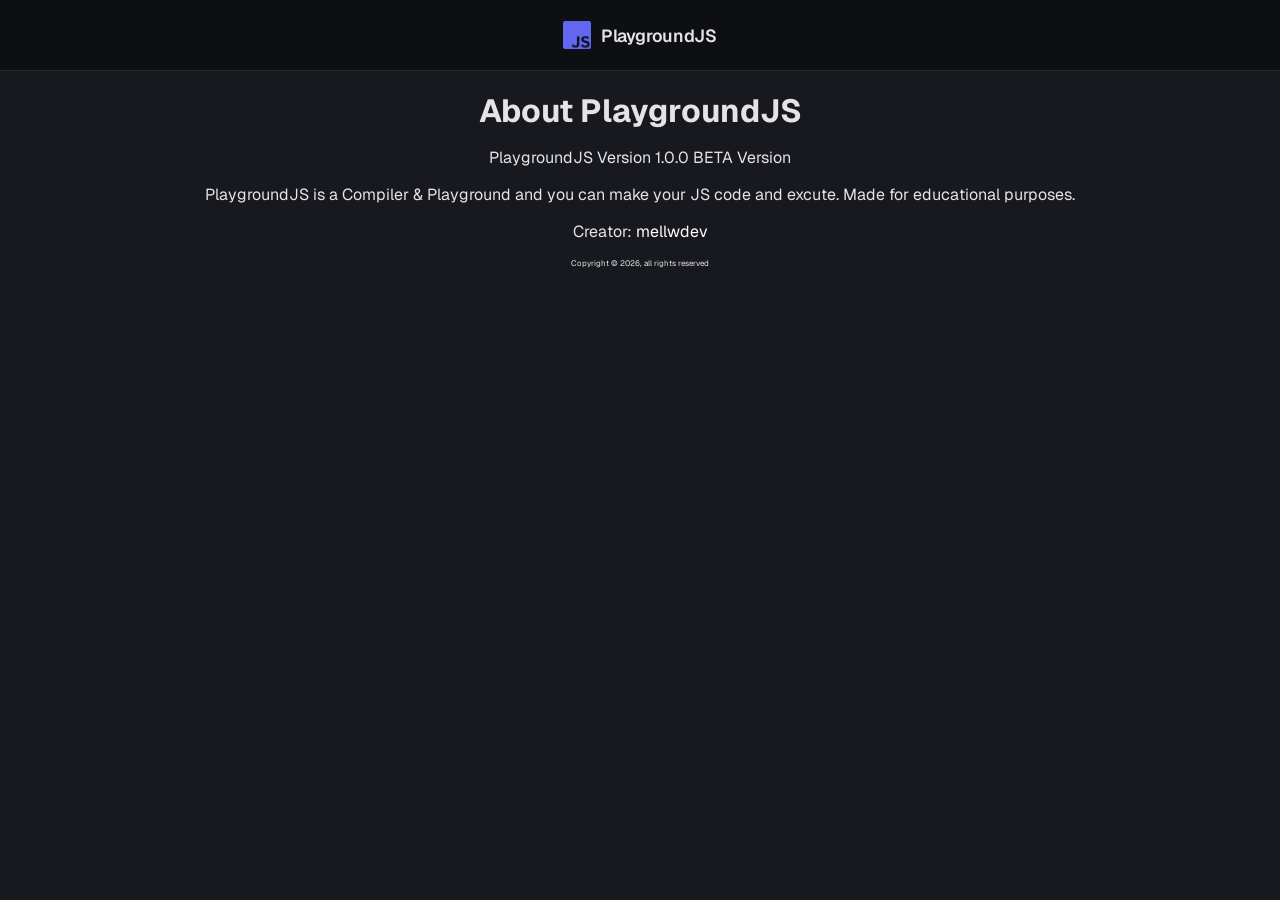
<file: pages/about.html>
<!doctype html>
<html lang="en">
  <head>
    <meta charset="UTF-8" />
    <meta name="viewport" content="width=device-width, initial-scale=1.0" />
    <title>PlaygroundJS - About</title>
    <link rel="stylesheet" href="../main/css/about-page.css" />
    <link rel="preconnect" href="https://fonts.googleapis.com" />
    <link rel="preconnect" href="https://fonts.gstatic.com" crossorigin />
    <link rel="manifest" href="manifest.json" />
    <link
      href="https://fonts.googleapis.com/css2?family=Geist+Mono:ital,wght@0,100..900;1,100..900&family=Geist:ital,wght@0,100..900;1,100..900&display=swap"
      rel="stylesheet"
    />
  </head>
  <body>
    <div class="nav">
      <a href="../index.html" class="logo">
        <img src="../main/img/logo.png" alt="" />
        <span>PlaygroundJS</span>
      </a>
    </div>
    <h1>About PlaygroundJS</h1>
    <p>PlaygroundJS Version 1.0.0 BETA Version</p>
    <p>
      PlaygroundJS is a Compiler & Playground and you can make your JS code and
      excute. Made for educational purposes.
    </p>
    <p>Creator: <a href="">mellwdev</a></p>
    <p style="font-size: 0.5rem">Copyright © 2026, all rights reserved</p>
  </body>
</html>
</file>
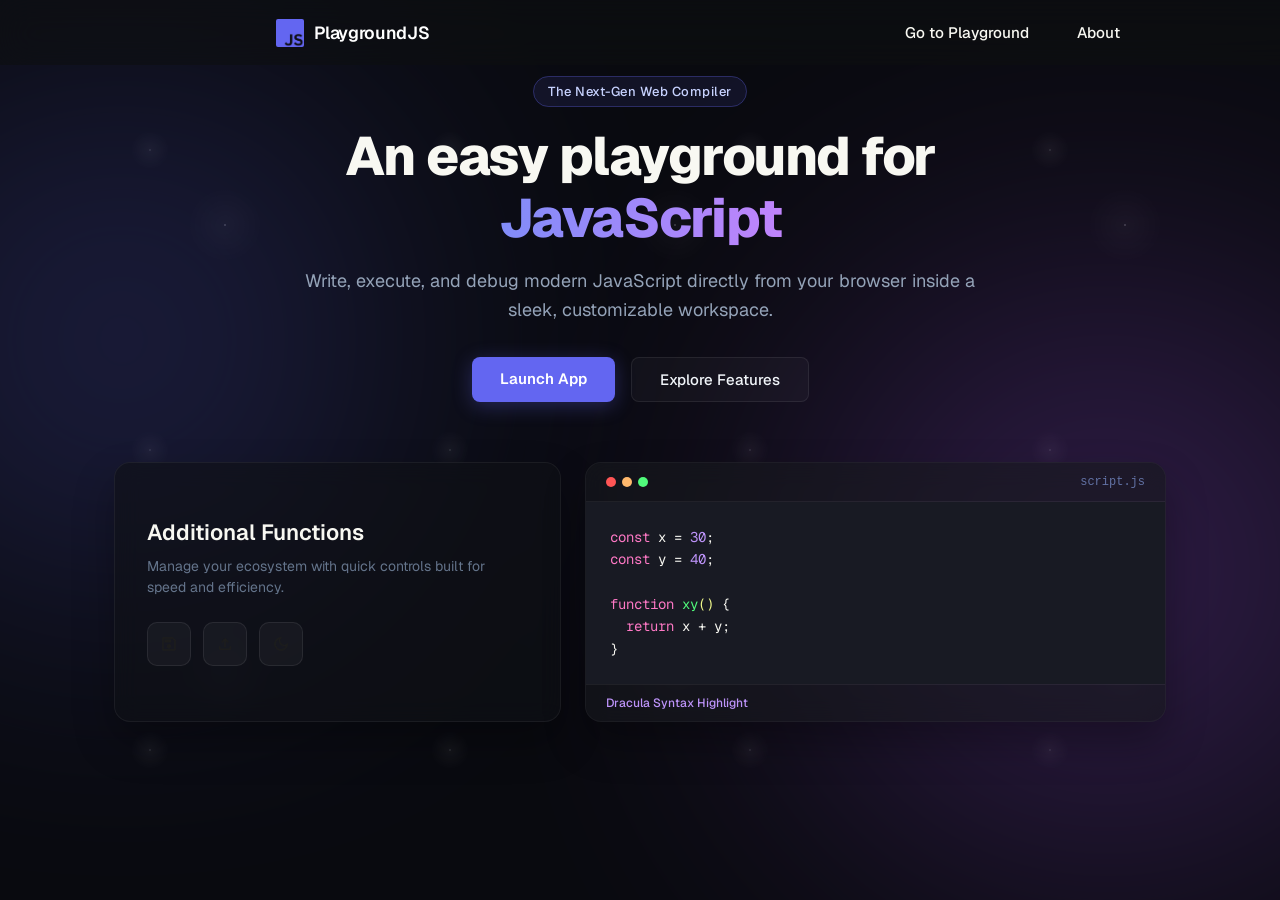
<file: pages/home.html>
<!doctype html>
<html lang="en">
  <head>
    <meta charset="UTF-8" />
    <meta name="viewport" content="width=device-width, initial-scale=1.0" />
    <title>PlaygroundJS - A JS Compiler & Playground</title>
    <link rel="stylesheet" href="../main/css/home-page.css" />
    <link rel="preconnect" href="https://fonts.googleapis.com" />
    <link rel="preconnect" href="https://fonts.gstatic.com" crossorigin />
    <link
      href="https://fonts.googleapis.com/css2?family=Geist+Mono:ital,wght@0,100..900;1,100..900&family=Geist:ital,wght@0,100..900;1,100..900&display=swap"
      rel="stylesheet"
    />
    <link
      rel="apple-touch-icon"
      sizes="180x180"
      href="../favicons/apple-touch-icon.png"
    />
    <link
      rel="icon"
      type="image/png"
      sizes="32x32"
      href="../favicons/favicon-32x32.png"
    />
    <link
      rel="icon"
      type="image/png"
      sizes="16x16"
      href="../favicons/favicon-16x16.png"
    />
    <link rel="manifest" href="../favicons/site.webmanifest" />
  </head>
  <body>
    <div class="nav">
      <a href="#" class="logo">
        <img src="../main/img/logo.png" alt="" />
        <span>PlaygroundJS</span>
      </a>
      <ul class="list">
        <a href="../index.html"> Go to Playground </a>
        <a href="./about.html">About</a>
      </ul>
    </div>
    <main class="hero-section">
      <div class="glow-orb orb-1"></div>
      <div class="glow-orb orb-2"></div>

      <div class="hero-header">
        <span class="badge">The Next-Gen Web Compiler</span>
        <h1 class="hero-title">
          An easy playground for <span class="gradient-text">JavaScript</span>
        </h1>
        <p class="hero-subtitle">
          Write, execute, and debug modern JavaScript directly from your browser
          inside a sleek, customizable workspace.
        </p>
        <div class="hero-actions">
          <a href="../index.html" class="btn-primary">Launch App</a>
          <a
            href="javascript:void(0)"
            onclick="scrollToFeatures()"
            class="btn-secondary"
            >Explore Features</a
          >
        </div>
      </div>

      <div class="features-grid" id="features">
        <div class="feature-card">
          <h3>Additional Functions</h3>
          <p>
            Manage your ecosystem with quick controls built for speed and
            efficiency.
          </p>

          <div class="functions-preview">
            <button class="preview-btn" title="Save File">
              <img src="../main/img/save.png" alt="Save" />
            </button>
            <button class="preview-btn" title="Upload File">
              <img src="../main/img/upload.png" alt="Upload" />
            </button>
            <button class="preview-btn" title="Toggle Theme">
              <img src="../main/img/theme.png" alt="Theme" />
            </button>
          </div>
        </div>

        <div class="feature-card code-card">
          <div class="card-header-mock">
            <div class="circles">
              <span class="c-red"></span>
              <span class="c-yellow"></span>
              <span class="c-green"></span>
            </div>
            <span class="file-name">script.js</span>
          </div>

          <div class="code">
            <span class="keyword">const</span> <span class="variable">x</span> =
            <span class="number">30</span>;<br />
            <span class="keyword">const</span> <span class="variable">y</span> =
            <span class="number">40</span>;<br /><br />
            <span class="keyword">function</span>
            <span class="function-name">xy</span
            ><span class="bracket">()</span> {<br />
            &nbsp;&nbsp;<span class="keyword">return</span>
            <span class="variable">x</span> +
            <span class="variable">y</span>;<br />
            }
          </div>
          <div class="card-footer-info">Dracula Syntax Highlight</div>
        </div>
      </div>
    </main>
  </body>
</html>
</file>
<file: main/css/about-page.css>
* {
  margin: 0;
  color: var(--text-color);
  font-family: var(--theme-font);
  padding: 0;
}
:root {
  --theme-color: #0e0f12;
  --theme-secondary-color: #18191e;
  --theme-tree-color: #6366f1;
  --text-color: #e4e4e7;
  --text-muted: #a1a1aa;
  --border-color: #23252e;
  --theme-font: "Geist", "Inter", system-ui, sans-serif;
  --log-bg: #0b0c0e;
}
body {
  background-color: var(--theme-secondary-color);
  display: flex;
  align-items: center;
  gap: 1rem;
  justify-content: center;
  flex-direction: column;
  margin-top: 90px;
}
a {
  text-decoration: none;
  color: #fff;
}
.nav {
  position: fixed;
  left: 0;
  border-bottom: solid 1px var(--border-color);
  top: 0;
  font-family: var(--theme-font);
  display: flex;
  align-items: center;
  justify-content: center;
  width: 100%;
  height: 70px;
  background-color: var(--theme-color);
}
.logo {
  display: flex;
  color: #fff;
  align-items: center;
  text-decoration: none;
  gap: 0.6rem;
}
.logo span {
  font-size: 1.1rem;
  font-weight: 600;
  letter-spacing: -0.02em;
}
.logo img {
  height: 28px;
  border-radius: 2px;
}
</file>
<file: main/css/home-page.css>
/* 🌌 SETUP GLOBAL DO UNIVERSO */
body {
  background: #090a0f;
  margin: 0;
  padding: 0;
  font-family: "Geist", "Inter", system-ui, sans-serif;
  color: #f8f8f2;
  display: flex;
  flex-direction: column;
  align-items: center;
  min-height: 100vh;
  position: relative;
  overflow-x: hidden;
}

/* Fundo Estrelado sutil */
body::before {
  content: "";
  position: absolute;
  top: 0;
  left: 0;
  width: 100%;
  height: 100%;
  z-index: -2;
  background-image:
    radial-gradient(white, rgba(255, 255, 255, 0.15) 1px, transparent 20px),
    radial-gradient(white, rgba(255, 255, 255, 0.1) 1.5px, transparent 40px);
  background-size:
    300px 300px,
    450px 450px;
  opacity: 0.3;
}

/* 🔮 ORBES DE NEVOEIRO ESPACIAL (Glows de fundo) */
.glow-orb {
  position: absolute;
  border-radius: 50%;
  filter: blur(140px);
  z-index: -1;
  opacity: 0.25;
}
.orb-1 {
  top: 10%;
  left: -10%;
  width: 500px;
  height: 500px;
  background: #6366f1;
}
.orb-2 {
  top: 30%;
  right: -10%;
  width: 600px;
  height: 600px;
  background: #a855f7;
}

/* 🚀 HERO SECTION (CONTEÚDO SUPERIOR) */
.hero-section {
  width: 100%;
  max-width: 1100px;
  padding: 80px 24px;
  box-sizing: border-box;
  display: flex;
  flex-direction: column;
  align-items: center;
  gap: 60px;
}

.hero-header {
  text-align: center;
  max-width: 700px;
}

.badge {
  background: rgba(99, 102, 241, 0.1);
  border: 1px solid rgba(99, 102, 241, 0.3);
  padding: 6px 14px;
  border-radius: 30px;
  font-size: 13px;
  color: #c7d2fe;
  font-weight: 500;
  letter-spacing: 0.5px;
}

.hero-title {
  font-size: 54px;
  font-weight: 800;
  line-height: 1.15;
  margin: 24px 0 16px 0;
  letter-spacing: -1.5px;
}

.gradient-text {
  background: linear-gradient(90deg, #818cf8, #c084fc);
  -webkit-background-clip: text;
  -webkit-text-fill-color: transparent;
}

.hero-subtitle {
  font-size: 18px;
  color: #94a3b8;
  line-height: 1.6;
  margin-bottom: 32px;
}

/* Botões de Ação */
.hero-actions {
  display: flex;
  gap: 16px;
  justify-content: center;
}

.btn-primary {
  background: #6366f1;
  color: white;
  padding: 12px 28px;
  border-radius: 8px;
  text-decoration: none;
  font-weight: 600;
  font-size: 15px;
  box-shadow: 0 4px 20px rgba(99, 102, 241, 0.3);
  transition: all 0.2s;
}
.btn-primary:hover {
  background: #4f46e5;
  transform: translateY(-2px);
}

.btn-secondary {
  background: rgba(255, 255, 255, 0.03);
  border: 1px solid rgba(255, 255, 255, 0.08);
  color: #f1f5f9;
  padding: 12px 28px;
  border-radius: 8px;
  text-decoration: none;
  font-weight: 500;
  font-size: 15px;
  transition: background 0.2s;
}
.btn-secondary:hover {
  background: rgba(255, 255, 255, 0.08);
}

/* 🎛️ GRID ASSIMÉTRICO DE DESTAQUES (LADO A LADO) */
.features-grid {
  display: grid;
  grid-template-columns: 1fr 1.3fr; /* O editor ganha mais destaque que as ações */
  gap: 24px;
  width: 100%;
}

/* Estilização dos Cards */
.feature-card {
  background: rgba(15, 17, 23, 0.6);
  backdrop-filter: blur(12px);
  -webkit-backdrop-filter: blur(12px);
  border: 1px solid rgba(255, 255, 255, 0.06);
  border-radius: 16px;
  padding: 32px;
  display: flex;
  flex-direction: column;
  justify-content: center;
  box-shadow: 0 20px 40px rgba(0, 0, 0, 0.3);
}

.card-icon {
  font-size: 28px;
  margin-bottom: 16px;
}

.feature-card h3 {
  font-size: 22px;
  margin: 0 0 10px 0;
  font-weight: 600;
}

.feature-card p {
  font-size: 14px;
  color: #64748b;
  margin: 0 0 24px 0;
  line-height: 1.5;
}

/* Preview dos Botões */
.functions-preview {
  display: flex;
  gap: 12px;
}

.preview-btn {
  background: rgba(255, 255, 255, 0.04);
  border: 1px solid rgba(255, 255, 255, 0.08);
  border-radius: 10px;
  width: 44px;
  height: 44px;
  display: flex;
  align-items: center;
  justify-content: center;
  cursor: pointer;
  transition: all 0.2s;
}
.preview-btn:hover {
  background: rgba(99, 102, 241, 0.15);
  border-color: #6366f1;
  transform: translateY(-2px);
}
.preview-btn img {
  width: 18px;
  height: 18px;
  filter: invert(1); /* Deixa ícones escuros brancos */
}

/* 💻 MOCKUP DO EDITOR DE CÓDIGO DO ESPAÇO */
.code-card {
  padding: 0; /* Tiramos o padding pra barra do topo encostar */
  overflow: hidden;
}

.card-header-mock {
  background: rgba(255, 255, 255, 0.02);
  border-bottom: 1px solid rgba(255, 255, 255, 0.06);
  padding: 12px 20px;
  display: flex;
  align-items: center;
  justify-content: space-between;
}

.circles {
  display: flex;
  gap: 6px;
}
.circles span {
  width: 10px;
  height: 10px;
  border-radius: 50%;
}
.c-red {
  background: #ff5555;
}
.c-yellow {
  background: #ffb86c;
}
.c-green {
  background: #50fa7b;
}

.file-name {
  font-size: 12px;
  color: #6272a4;
  font-family: monospace;
}

.code {
  padding: 24px;
  font-family: "Fira Code", "Geist Mono", monospace;
  font-size: 14px;
  line-height: 1.6;
  background: #181a23; /* Fundo puro Dracula */
  text-align: left;
}

.card-footer-info {
  background: rgba(255, 255, 255, 0.02);
  border-top: 1px solid rgba(255, 255, 255, 0.06);
  padding: 10px 20px;
  font-size: 12px;
  color: #bd93f9;
  font-weight: 500;
}

/* Sintaxe Dracula */
.keyword {
  color: #ff79c6;
}
.variable {
  color: #f8f8f2;
}
.number {
  color: #bd93f9;
}
.function-name {
  color: #50fa7b;
}
.bracket {
  color: #f1fa8c;
}
.nav {
  width: 100%;
  left: 0;
  top: 0;
  position: fixed;
  height: 65px;
  display: flex;
  align-items: center;
  justify-content: space-around;
  padding: 0 4rem;
  border-bottom: solid 1px var(--border-color);
  background-color: #0e0f1299;
  backdrop-filter: blur(16px);
  -webkit-backdrop-filter: blur(16px);
  z-index: 1000;
  transition:
    background-color 0.3s ease,
    border-color 0.3s ease;
}
.logo {
  display: flex;
  align-items: center;
  color: #fff;
  text-decoration: none;
  gap: 0.6rem;
}
.logo span {
  font-size: 1.1rem;
  font-weight: 600;
  letter-spacing: -0.02em;
}
.logo img {
  height: 28px;
  border-radius: 2px;
}
.list {
  display: flex;
  align-items: center;
  gap: 1.5rem;
}
.list a {
  text-decoration: none;
  font-size: 0.95rem;
  font-weight: 500;
  color: var(--text-muted);
  padding: 6px 12px;
  border-radius: 6px;
  transition: all 0.2s ease;
}
.list a:hover {
  color: var(--text-color);
  background-color: var(--theme-secondary-color);
}
.list a.cta-button {
  background-color: var(--theme-tree-color);
  color: #fff !important;
}
.list a.cta-button:hover {
  opacity: 0.9;
  transform: scale(1.02);
}
</file>
